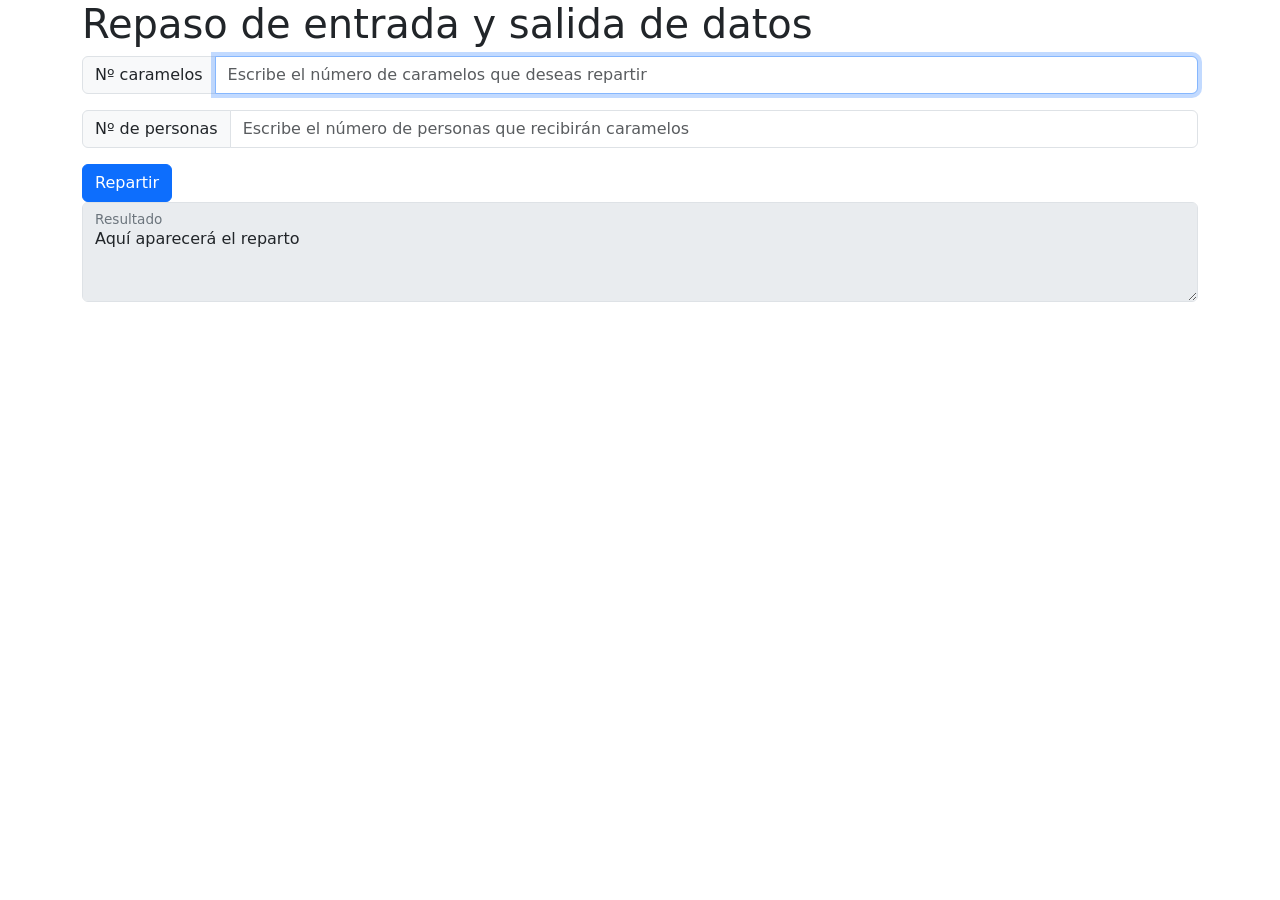
<file: ej07_repaso/index.html>
<!DOCTYPE html>
<html lang="en">
<head>
    <meta charset="UTF-8">
    <meta name="viewport" content="width=device-width, initial-scale=1.0">
    <title>Reto1</title>
    <script defer src="script.js"></script>
    <link href="https://cdn.jsdelivr.net/npm/bootstrap@5.3.3/dist/css/bootstrap.min.css" rel="stylesheet" integrity="sha384-QWTKZyjpPEjISv5WaRU9OFeRpok6YctnYmDr5pNlyT2bRjXh0JMhjY6hW+ALEwIH" crossorigin="anonymous">
    <script src="https://cdn.jsdelivr.net/npm/bootstrap@5.3.3/dist/js/bootstrap.bundle.min.js" integrity="sha384-YvpcrYf0tY3lHB60NNkmXc5s9fDVZLESaAA55NDzOxhy9GkcIdslK1eN7N6jIeHz" crossorigin="anonymous"></script>
</head>
<body>
    <div class="container">
        <h1>Repaso de entrada y salida de datos</h1>
        <div class="input-group mb-3">
            <span class="input-group-text" id="inputGroup-sizing-default">Nº caramelos</span>
            <input type="text" id="numCaramelosInput" class="form-control" aria-label="Sizing example input" aria-describedby="inputGroup-sizing-default" placeholder="Escribe el número de caramelos que deseas repartir">
        </div>
        <div class="input-group mb-3">
            <span class="input-group-text" id="inputGroup-sizing-default">Nº de personas</span>
            <input type="text" id="numPersonasInput" class="form-control" aria-label="Sizing example input" aria-describedby="inputGroup-sizing-default" placeholder="Escribe el número de personas que recibirán caramelos">
        </div>
        <button class="btn btn-primary">Repartir</button>
        <div class="form-floating mb-3">
            <textarea id="resultadoTA" class="form-control" placeholder="Leave a comment here" id="floatingTextarea2Disabled" style="height: 100px" disabled>Aquí aparecerá el reparto</textarea>
            <label for="floatingTextarea2Disabled">Resultado</label>
        </div>
    </div>
</body>
</html>
</file>
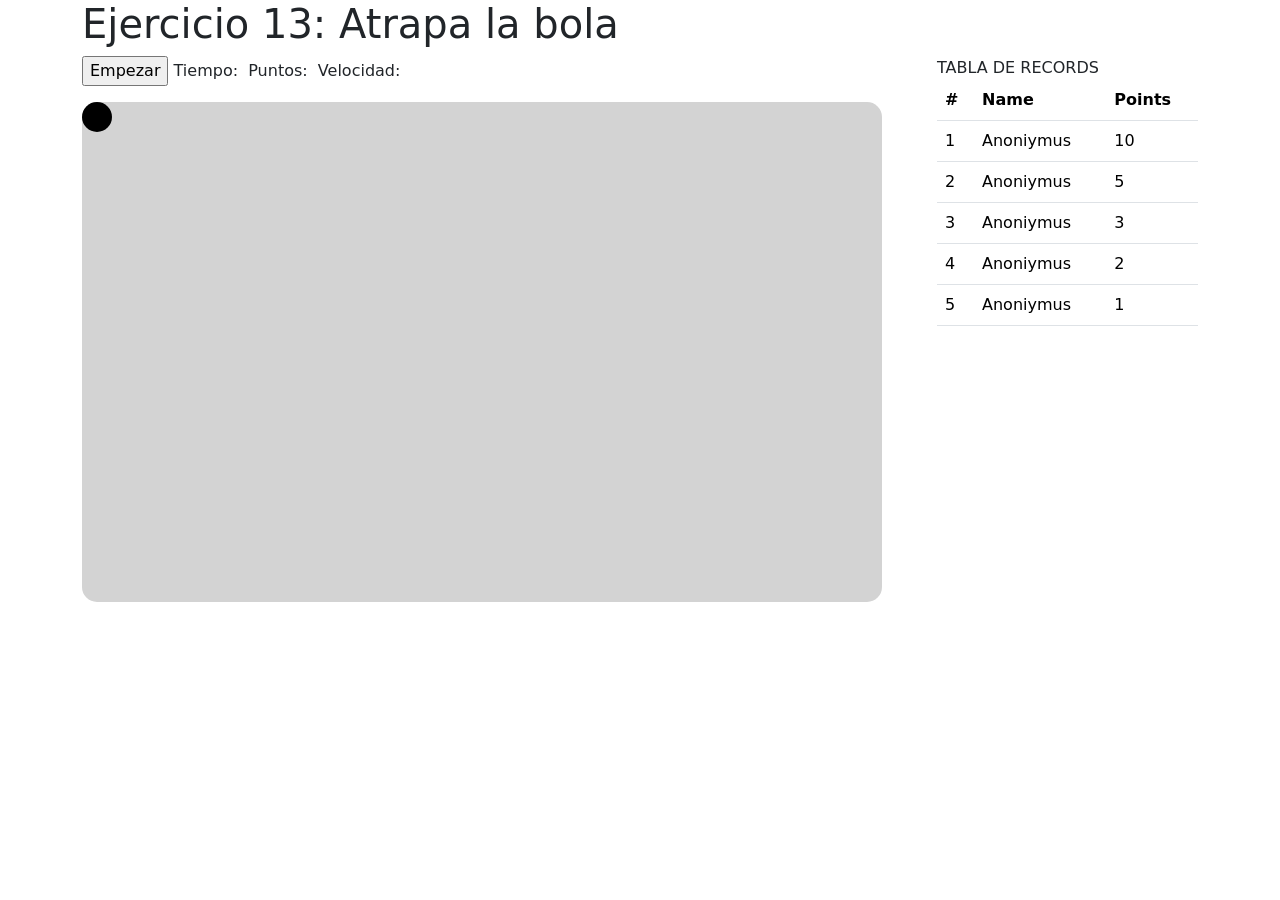
<file: ej08_atrapa_la_bola/index.html>
<!DOCTYPE html>
<html lang="en">
<head>
    <meta charset="UTF-8">
    <meta name="viewport" content="width=device-width, initial-scale=1.0">
    <title>Document</title>
    <script defer type="text/javascript" src="script.js"></script>
    <link href="https://cdn.jsdelivr.net/npm/bootstrap@5.3.2/dist/css/bootstrap.min.css" rel="stylesheet" integrity="sha384-T3c6CoIi6uLrA9TneNEoa7RxnatzjcDSCmG1MXxSR1GAsXEV/Dwwykc2MPK8M2HN" crossorigin="anonymous">
    <script src="https://cdn.jsdelivr.net/npm/bootstrap@5.3.2/dist/js/bootstrap.bundle.min.js" integrity="sha384-C6RzsynM9kWDrMNeT87bh95OGNyZPhcTNXj1NW7RuBCsyN/o0jlpcV8Qyq46cDfL" crossorigin="anonymous"></script>
    <link rel="stylesheet" href="styles.css">
</head>
<body>
    <noscript>
        Esta web no funciona correctamente si no tienes habilitados los scripts
    </noscript>

    <div class="container">
        <h1>Ejercicio 13: Atrapa la bola</h1>
        <div class="row">
            <div class="col-9">
                <input id="btnEmpezar" type="button" value="Empezar">
                Tiempo: <label id="tiempo"></label>
                Puntos: <label id="puntos"></label>
                Velocidad: <label id="velocidad"></label>
                <div id="tablero">
                    <div id="bola"></div>
                </div>
            </div>
            <div class="col-3">
                TABLA DE RECORDS
                <table class="table" id="records">
                    <thead>
                        <tr>
                            <th>#</th>
                            <th>Name</th>
                            <th>Points</th>
                        </tr>
                    </thead>
                    <tbody></tbody>
                </table>
            </div>
        </div>
    </div>  
</body>
</html>
</file>
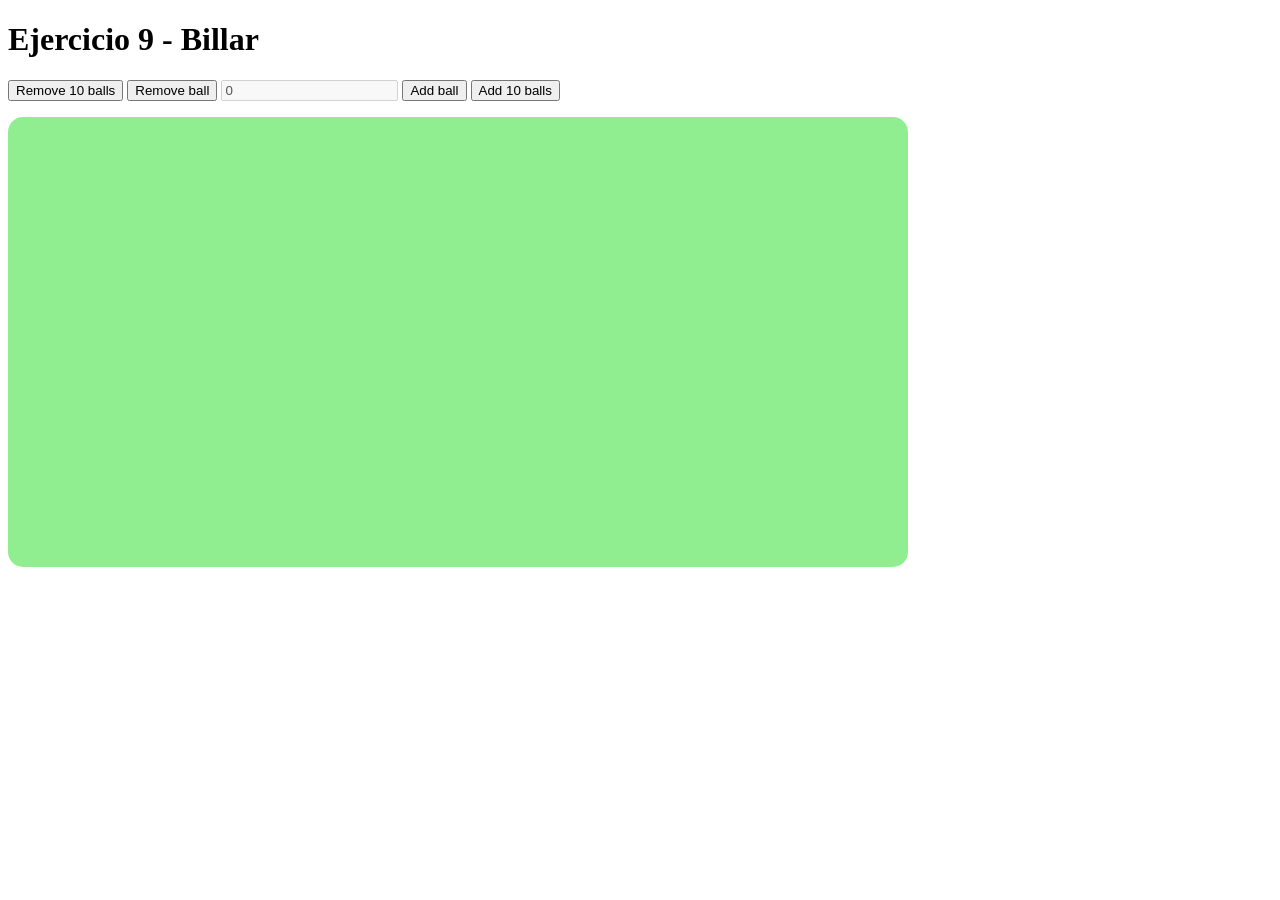
<file: ej09_billar/index.html>
<!DOCTYPE html>
<html lang="en">
<head>
    <meta charset="UTF-8">
    <meta name="viewport" content="width=device-width, initial-scale=1.0">
    <title>Billar</title>
    <script src="bola.js"></script>
    <script defer src="script.js"></script>
    <link rel="stylesheet" href="styles.css">
</head>
<body>
    <h1>Ejercicio 9 - Billar</h1>
    <button class="btn btn-dark" id="rem10BallsBtn">Remove 10 balls</button>
    <button class="btn btn-dark" id="remBallBtn">Remove ball</button>
    <input type="text" id="ballCounter" disabled>
    <button class="btn btn-dark" id="addBallBtn">Add ball</button>
    <button class="btn btn-dark" id="add10BallsBtn">Add 10 balls</button>
    <div id="tablero">
    </div>
</body>
</html>
</file>
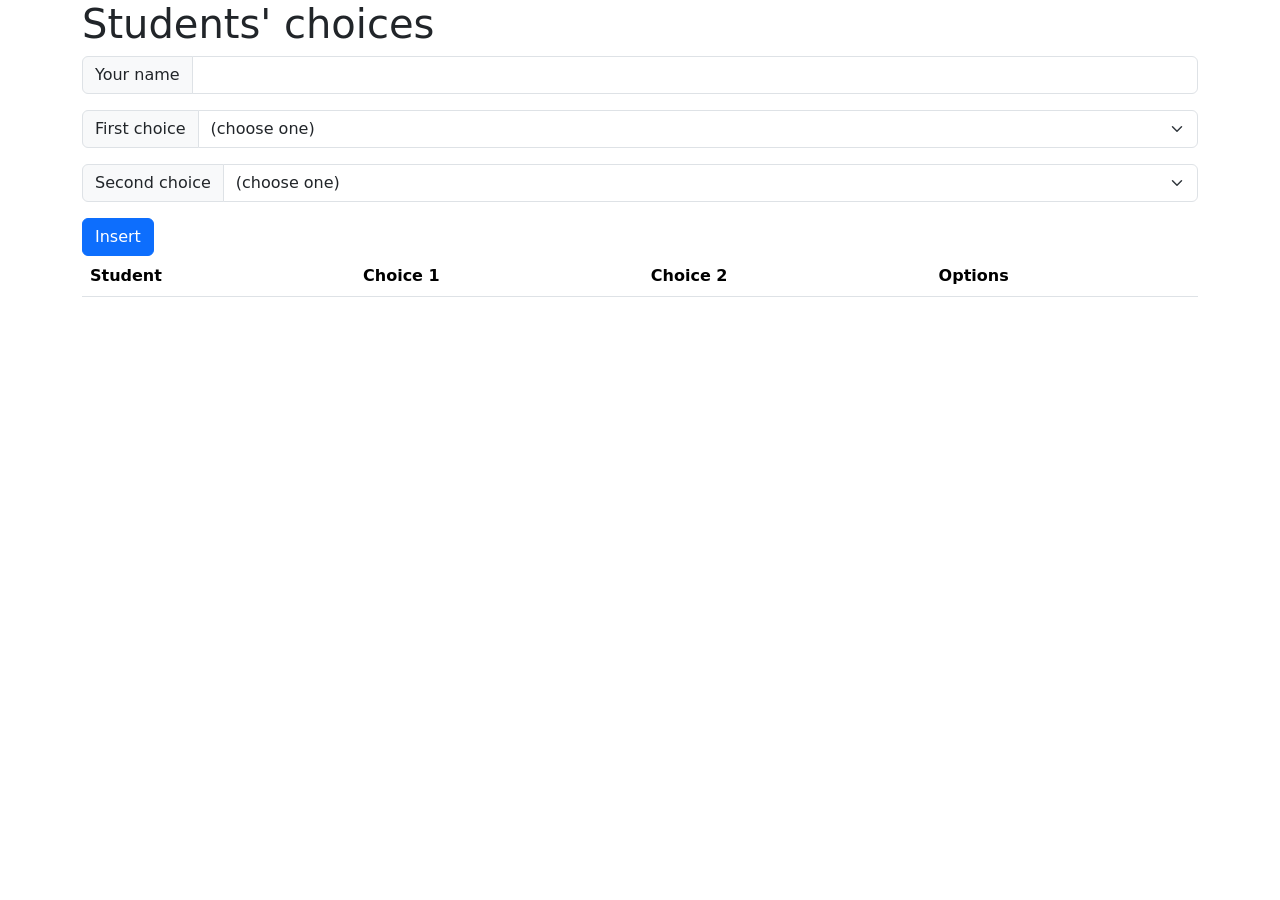
<file: ej10_preferencias_empresas/index.html>
<!DOCTYPE html>
<html lang="en">
<head>
    <meta charset="UTF-8">
    <meta name="viewport" content="width=device-width, initial-scale=1.0">
    <title>Document</title>
    <script defer src="script.js"></script>
    <link href="https://cdn.jsdelivr.net/npm/bootstrap@5.3.2/dist/css/bootstrap.min.css" rel="stylesheet" integrity="sha384-T3c6CoIi6uLrA9TneNEoa7RxnatzjcDSCmG1MXxSR1GAsXEV/Dwwykc2MPK8M2HN" crossorigin="anonymous">
    <script src="https://cdn.jsdelivr.net/npm/bootstrap@5.3.2/dist/js/bootstrap.bundle.min.js" integrity="sha384-C6RzsynM9kWDrMNeT87bh95OGNyZPhcTNXj1NW7RuBCsyN/o0jlpcV8Qyq46cDfL" crossorigin="anonymous"></script>
</head>
<body>
<div class="container">
    <h1>Students' choices</h1>

    <div class="input-group mb-3">
        <span class="input-group-text" id="basic-addon1">Your name</span>
        <input id="studentName" type="text" class="form-control">
    </div>

    <div class="input-group mb-3">
        <span class="input-group-text" id="basic-addon1">First choice</span>
        <select id="choice1" class="form-select">
            <option value="0">(choose one)</option>
        </select>        
    </div>

    <div class="input-group mb-3">
        <span class="input-group-text" id="basic-addon1">Second choice</span>
        <select id="choice2" class="form-select">
            <option value="0">(choose one)</option>
        </select>
    </div>

    <button id="insertButton" class="btn btn-primary">Insert</button>

    <label id="errorMsg"></label>
    
    <table id="studentsChoices" class="table">
        <thead>
            <tr>
                <th>Student</th>
                <th>Choice 1</th>
                <th>Choice 2</th>
                <th>Options</th>
            </tr>
        </thead>
        <tbody></tbody>
    </table>
</div>
</body>
</html>
</file>
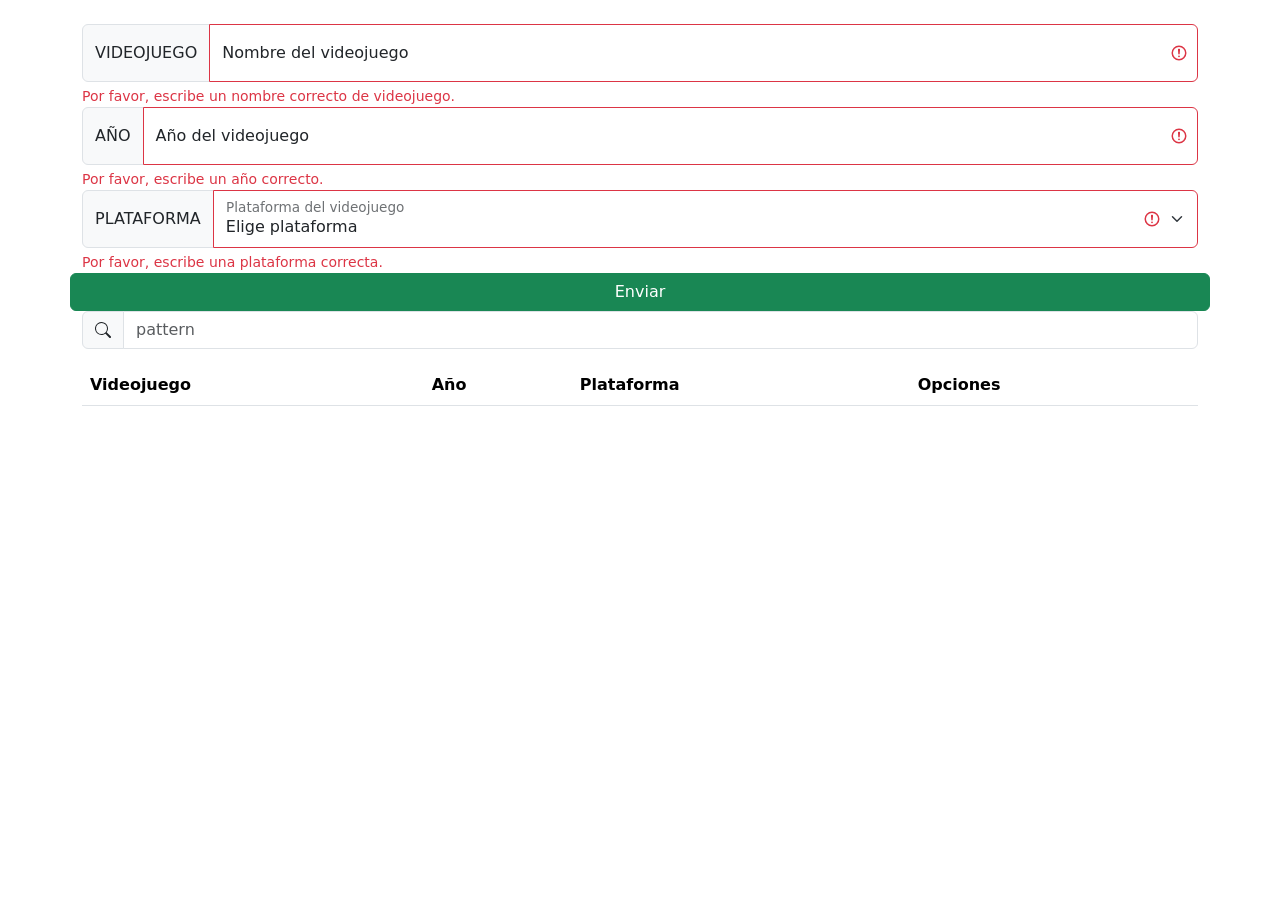
<file: ej11_lista_videojuegos/index.html>
<!DOCTYPE html>
<html lang="en">
<head>
    <meta charset="UTF-8">
    <meta http-equiv="X-UA-Compatible" content="IE=edge">
    <meta name="viewport" content="width=device-width, initial-scale=1.0">
    <title>Listado de videojuegos</title>
    <script defer type="text/javascript" src="script.js"></script>
    <link href="https://cdn.jsdelivr.net/npm/bootstrap@5.3.2/dist/css/bootstrap.min.css" rel="stylesheet" integrity="sha384-T3c6CoIi6uLrA9TneNEoa7RxnatzjcDSCmG1MXxSR1GAsXEV/Dwwykc2MPK8M2HN" crossorigin="anonymous">
    <script src="https://cdn.jsdelivr.net/npm/bootstrap@5.3.2/dist/js/bootstrap.bundle.min.js" integrity="sha384-C6RzsynM9kWDrMNeT87bh95OGNyZPhcTNXj1NW7RuBCsyN/o0jlpcV8Qyq46cDfL" crossorigin="anonymous"></script>
</head>
<body>
<div class="container">
    <div class="row mt-4">
        <div id="divGame" class="input-group has-validation">
            <span class="input-group-text">VIDEOJUEGO</span>
            <div class="form-floating is-invalid">
                <input type="text" class="form-control is-invalid" id="game" placeholder="Nombre del videojuego" required>
                <label for="game">Nombre del videojuego</label>
            </div>
            <div class="invalid-feedback">
                Por favor, escribe un nombre correcto de videojuego.
            </div>
        </div>

        <div id="divYear" class="input-group has-validation">
            <span class="input-group-text">AÑO</span>
            <div class="form-floating is-invalid">
                <input type="text" class="form-control is-invalid" id="year" placeholder="Año de publicación del videojuego" required>
                <label for="year">Año del videojuego</label>
            </div>
            <div class="invalid-feedback">
                Por favor, escribe un año correcto.
            </div>
        </div>

        <div id="divPlatform" class="input-group has-validation">
            <span class="input-group-text">PLATAFORMA</span>
            <div class="form-floating is-invalid">
                <select class="form-select is-invalid" id="platform">
                    <option selected>Elige plataforma</option>
                    <option value="1">DOS</option>
                    <option value="2">Windows</option>
                    <option value="3">Linux</option>
                </select>
                <label for="platform">Plataforma del videojuego</label>
            </div>
            <div class="invalid-feedback">
                Por favor, escribe una plataforma correcta.
            </div>
        </div>

        <input id="sendBtn" type="button" value="Enviar" class="btn btn-success">
    </div>

    <div class="input-group mb-3">
        <span class="input-group-text" id="basic-addon1">
            <svg xmlns="http://www.w3.org/2000/svg" width="16" height="16" fill="currentColor" class="bi bi-search" viewBox="0 0 16 16">
                <path d="M11.742 10.344a6.5 6.5 0 1 0-1.397 1.398h-.001q.044.06.098.115l3.85 3.85a1 1 0 0 0 1.415-1.414l-3.85-3.85a1 1 0 0 0-.115-.1zM12 6.5a5.5 5.5 0 1 1-11 0 5.5 5.5 0 0 1 11 0"/>
            </svg>
        </span>
        <input type="text" class="form-control" placeholder="pattern" aria-label="Username" aria-describedby="basic-addon1">
    </div>

    <table id="videogamesList" class="table">
        <thead>
            <tr>
                <th>Videojuego</th>
                <th>Año</th>
                <th>Plataforma</th>
                <th>Opciones</th>
            </tr>
        </thead>
        <tbody></tbody>
    </table>
</div> <!-- CONTAINER -->
</body>
</html>
</file>
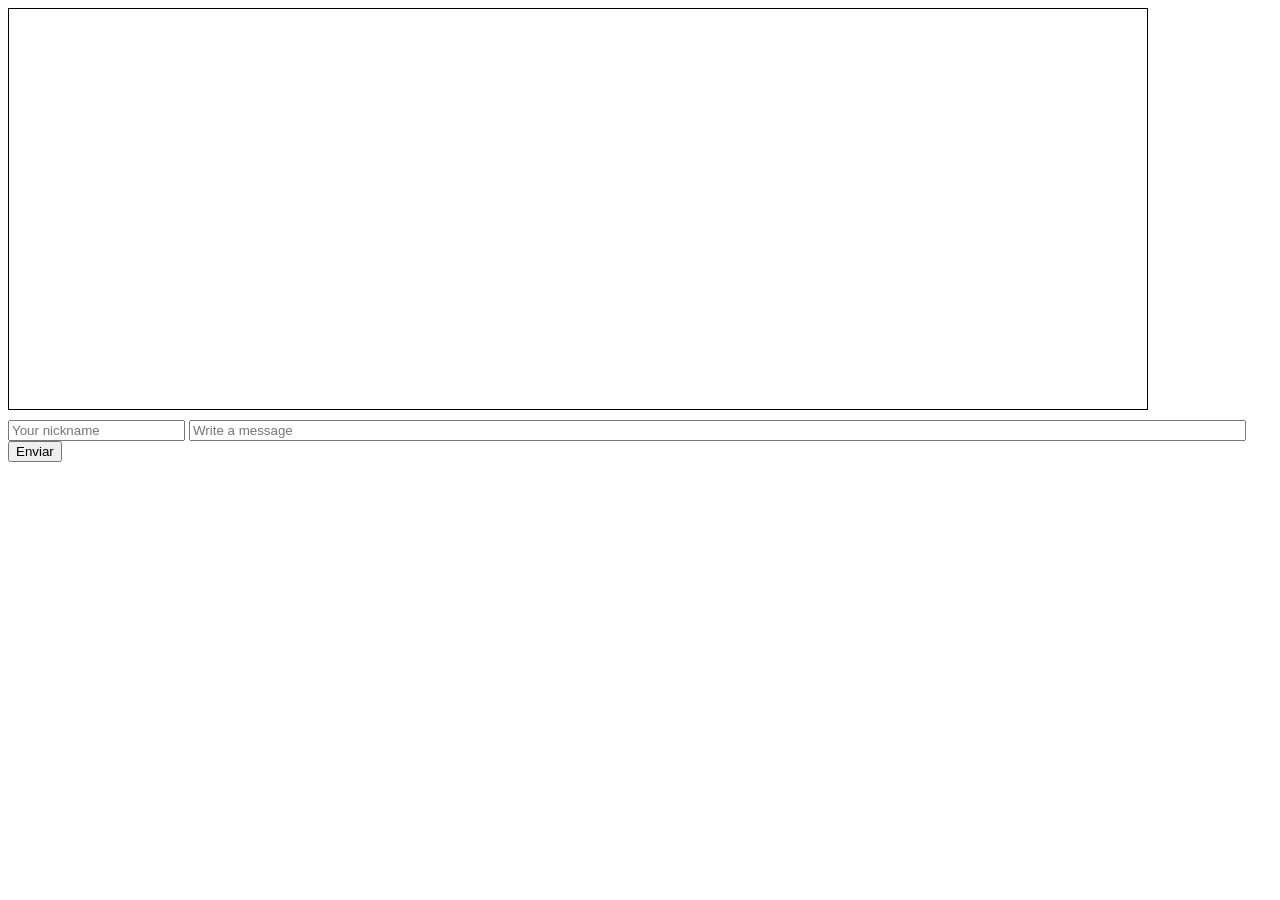
<file: ej12_chat_JSON/index.html>
<!DOCTYPE html>
<html lang="en">
<head>
    <meta charset="UTF-8">
    <meta http-equiv="X-UA-Compatible" content="IE=edge">
    <meta name="viewport" content="width=device-width, initial-scale=1.0">
    <title>Chat</title>
    <link rel="stylesheet" href="style.css">
    <script defer src="script.js"></script>
</head>
<body>
    <div id="chat">
        
    </div>
    <input type="text" id="nick" placeholder="Your nickname">
    <input type="text" id="teclado" size="130" placeholder="Write a message">
    <input type="button" id="enviar" value="Enviar">
</body>
</html>
</file>
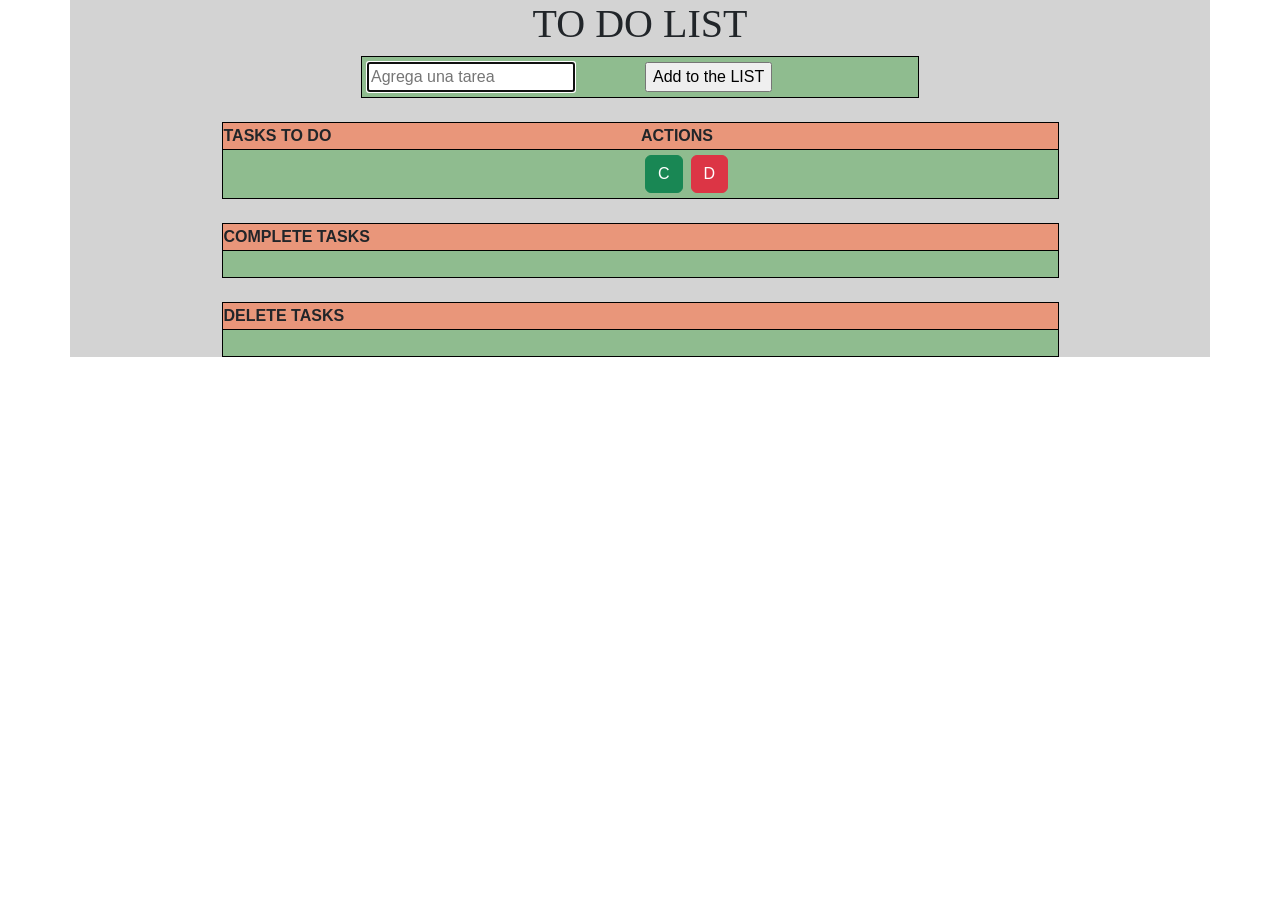
<file: ej_Repaso/index.html>
<!DOCTYPE html>
<html lang="en">
<head>
    <meta charset="UTF-8">
    <meta name="viewport" content="width=device-width, initial-scale=1.0">
    <script defer src="script.js"></script>
    <title>EJ REPASO</title>
    <link rel="stylesheet" href="estilos.css">
    <link href="https://cdn.jsdelivr.net/npm/bootstrap@5.3.2/dist/css/bootstrap.min.css" rel="stylesheet" integrity="sha384-T3c6CoIi6uLrA9TneNEoa7RxnatzjcDSCmG1MXxSR1GAsXEV/Dwwykc2MPK8M2HN" crossorigin="anonymous">
    <script src="https://cdn.jsdelivr.net/npm/bootstrap@5.3.2/dist/js/bootstrap.bundle.min.js" integrity="sha384-C6RzsynM9kWDrMNeT87bh95OGNyZPhcTNXj1NW7RuBCsyN/o0jlpcV8Qyq46cDfL" crossorigin="anonymous"></script>
</head>
<body>
    <div class = "container">
        <h1>TO DO LIST</h1>
        <table id ="tablaInput">
            <tr>
                <td> <input id="txtAdd" type="text" value="" placeholder="Agrega una tarea"></td>
                <td><input id="btnAdd" type="button" value="Add to the LIST"></td>
            </tr>    
        </table>
        <br>
        <table>
            <thead>
                <tr>
                    <th>TASKS TO DO</th>
                    <th>ACTIONS</th>
                </tr>
            </thead>
            <tbody>
                <tr>
                    <td>
                        <ul id="dolist"></ul>   
                    </td>
                    <td> 
                        <div class="d-flex gap-2">
                            <input type="button" id="btnComp" value="C" class="btn btn-success">
                            <input type="button" id="btnDel" value="D" class="btn btn-danger">
                        </div>
                    </td>
                </tr>
            </tbody>
        </table>
        <br>
        <table>
            <thead>
                <tr>
                    <th>COMPLETE TASKS</th>
                </tr>
            </thead>
            <tbody>
                <tr>
                    <td>
                        <ul id="completeList"></ul>
                    </td>
                </tr>
            </tbody>
        </table>
        <br>
        <table>
            <thead>
                <tr>
                    <th>DELETE TASKS</th>
                </tr>
            </thead>
            <tbody>
                <tr>
                    <td>
                        <ul id="deleteList"></ul>
                    </td>
                </tr>
            </tbody>
        </table>
    </div>
</body>
</html>
</file>
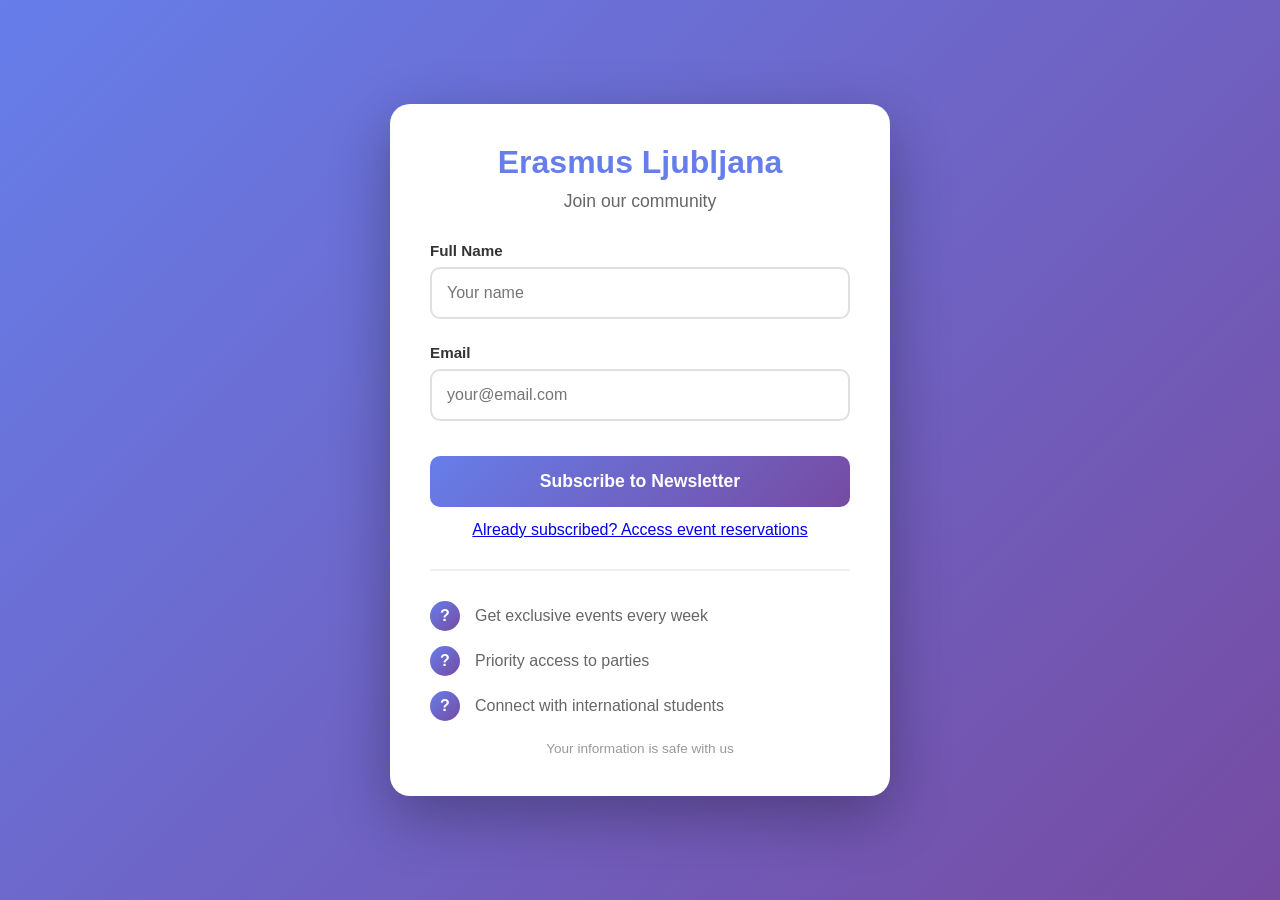
<file: ERASMUS/index.html>
<!DOCTYPE html>
<html lang="en">
<head>
    <meta charset="UTF-8">
    <meta name="viewport" content="width=device-width, initial-scale=1.0">
    <title>Newsletter - Erasmus Ljubljana</title>
    <!-- Embedded styles so this file looks correct even opened alone -->
    <style>
      *{margin:0;padding:0;box-sizing:border-box}
      body{font-family:'Segoe UI',Tahoma,Geneva,Verdana,sans-serif;background:linear-gradient(135deg,#667eea 0%,#764ba2 100%);min-height:100vh}
      /* Centered layout only for landing page */
      body.home{display:flex;justify-content:center;align-items:center;padding:20px}
      .container{background:#fff;border-radius:20px;box-shadow:0 20px 60px rgba(0,0,0,.3);max-width:500px;width:100%;padding:40px;animation:fadeIn .5s ease-in}
      @keyframes fadeIn{from{opacity:0;transform:translateY(-20px)}to{opacity:1;transform:translateY(0)}}
      .logo{text-align:center;margin-bottom:30px}
      .logo h1{color:#667eea;font-size:2em;margin-bottom:10px}
      .logo p{color:#666;font-size:1.1em}
      .form-group{margin-bottom:25px}
      label{display:block;color:#333;font-weight:600;margin-bottom:8px;font-size:.95em}
      input{width:100%;padding:15px;border:2px solid #e0e0e0;border-radius:10px;font-size:1em;transition:all .3s ease}
      input:focus{outline:none;border-color:#667eea;box-shadow:0 0 0 3px rgba(102,126,234,.1)}
      .btn{width:100%;padding:15px;background:linear-gradient(135deg,#667eea 0%,#764ba2 100%);color:#fff;border:none;border-radius:10px;font-size:1.1em;font-weight:600;cursor:pointer;transition:all .3s ease;margin-top:10px}
      .btn:hover{transform:translateY(-2px);box-shadow:0 10px 20px rgba(102,126,234,.3)}
      .btn:active{transform:translateY(0)}
      .btn:disabled{opacity:.6;cursor:not-allowed}
      .message{padding:15px;border-radius:10px;margin-bottom:20px;display:none;animation:slideIn .3s ease}
      @keyframes slideIn{from{opacity:0;transform:translateY(-10px)}to{opacity:1;transform:translateY(0)}}
      .message.success{background:#d4edda;color:#155724;border:1px solid #c3e6cb}
      .message.error{background:#f8d7da;color:#721c24;border:1px solid #f5c6cb}
      .message.show{display:block}
      .features{margin-top:30px;padding-top:30px;border-top:2px solid #f0f0f0}
      .feature-item{display:flex;align-items:center;margin-bottom:15px;color:#666}
      .feature-icon{width:30px;height:30px;background:linear-gradient(135deg,#667eea 0%,#764ba2 100%);border-radius:50%;display:flex;align-items:center;justify-content:center;color:#fff;margin-right:15px;font-weight:bold}
      .loader{border:3px solid #f3f3f3;border-top:3px solid #667eea;border-radius:50%;width:20px;height:20px;animation:spin 1s linear infinite;display:inline-block;margin-left:10px;vertical-align:middle}
      @keyframes spin{0%{transform:rotate(0)}100%{transform:rotate(360deg)}}
      .privacy{text-align:center;margin-top:20px;font-size:.85em;color:#999}
    </style>
  </head>
<body class="home">
  <div class="container">
    <div class="logo">
      <h1>Erasmus Ljubljana</h1>
      <p>Join our community</p>
    </div>

    <div id="message" class="message"></div>

    <form id="subscribeForm">
      <div class="form-group">
        <label for="name">Full Name</label>
        <input type="text" id="name" name="name" placeholder="Your name" required>
      </div>

      <div class="form-group">
        <label for="email">Email</label>
        <input type="email" id="email" name="email" placeholder="your@email.com" required>
      </div>

      <button type="submit" class="btn" id="submitBtn">Subscribe to Newsletter</button>
    </form>

    <div style="text-align:center;margin-top:14px">
      <a href="../login.php">Already subscribed? Access event reservations</a>
    </div>

    <div class="features">
      <div class="feature-item"><div class="feature-icon">?</div><span>Get exclusive events every week</span></div>
      <div class="feature-item"><div class="feature-icon">?</div><span>Priority access to parties</span></div>
      <div class="feature-item"><div class="feature-icon">?</div><span>Connect with international students</span></div>
    </div>

    <div class="privacy">Your information is safe with us</div>
  </div>

  <script>console.log("inline placeholder");</script>
</body>
</html>
</file>
<file: ej08_atrapa_la_bola/styles.css>
#tablero {
	width: 1px;
	height: 1px;
	background-color: lightgrey;
	border-radius: 15px;
	margin-top: 1em;
}

#bola {
	width: 1px;
	height: 1px;
	background-color: black;
	border-radius: 15px;
	top:0px;
	left: 0px;
	position: relative;
}
</file>
<file: ej09_billar/styles.css>
#tablero {
	width: 1px;
	height: 1px;
	background-color: lightgreen;
	border-radius: 15px;
	margin-top: 1em;
	position: relative;
}
.bola {
    width: 30px;
    height: 30px;
	background-color: black;
	border-radius: 15px;
	position: absolute;
}
</file>
<file: ej12_chat_JSON/style.css>
#chat {
    width: 90%;
    height: 400px;
    border: solid thin black;
    overflow-y: scroll;
    margin-bottom: 10px;
} 
.mensaje {
    
    border: solid green;
    border-radius: 20px;
    background-color: lightblue;
    /*display: inline-block;*/
    padding-left: 5px;
}
.fechahora{
    font-size: 10px;
    color: grey;
}
</file>
<file: ej_Repaso/estilos.css>
body,.container {
    background-color: lightgrey;
    font-family: 'K2D', sans-serif;
}
h1 {
    font-family: 'Indie Flower', cursive;
    text-align: center;
}
table, table tr {
    border: solid thin black;
}
table {
    background-color: darkseagreen;
    width: 75%;
    margin: auto;
}
td {
    padding: 5px;
    width: 50%;
}
th {
    background-color: darksalmon;

}
#tablaInput {
    width: 50%;
}
.seleccionado {
    background-color: yellow;
    display: block;
}
</file>
